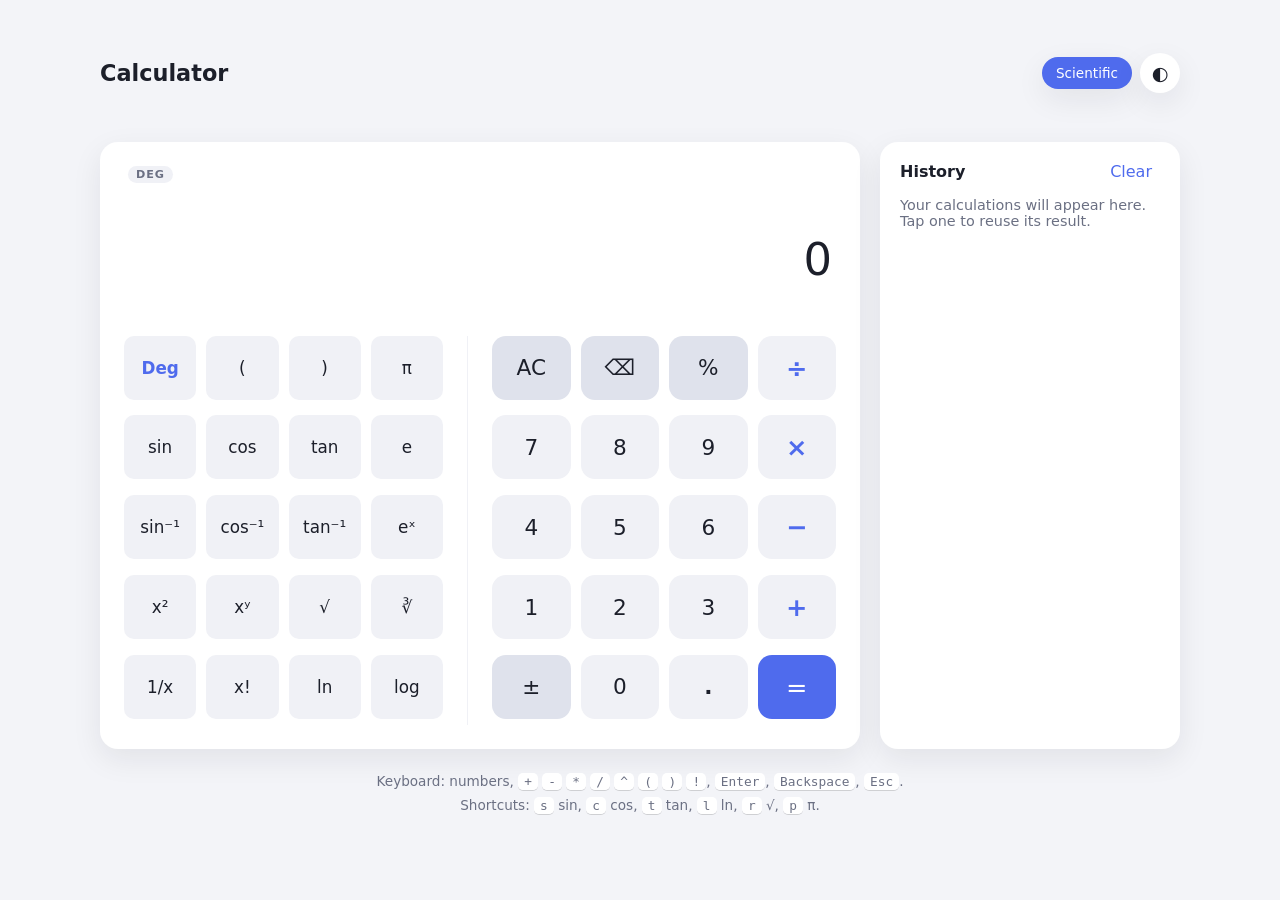
<file: index.html>
<!doctype html>
<html lang="en">
<head>
  <meta charset="utf-8">
  <meta name="viewport" content="width=device-width, initial-scale=1">
  <meta name="description" content="A simple, friendly scientific calculator that runs in your browser.">
  <title>Calculator</title>
  <meta name="theme-color" content="#4f6bed">
  <link rel="icon" href="favicon.svg" type="image/svg+xml">
  <link rel="icon" href="favicon.png" type="image/png" sizes="32x32">
  <link rel="apple-touch-icon" href="apple-touch-icon.png">
  <link rel="stylesheet" href="style.css">
</head>
<body>
  <main class="app">
    <header class="app-header">
      <h1>Calculator</h1>
      <div class="header-actions">
        <button id="sci-toggle" class="pill-btn" type="button" aria-pressed="true" title="Show or hide scientific functions">Scientific</button>
        <button id="theme-toggle" class="icon-btn" type="button" aria-label="Switch to dark theme" title="Toggle theme">◐</button>
      </div>
    </header>

    <section class="calculator" aria-label="Calculator">
      <div class="display" role="status" aria-live="polite">
        <span id="angle-mode" class="angle-mode">DEG</span>
        <div id="expression" class="expression">0</div>
        <div id="result" class="result"></div>
      </div>

      <div class="sci-keys" aria-label="Scientific functions">
        <button class="key sci" data-action="angle" title="Switch between degrees and radians">Deg</button>
        <button class="key sci" data-insert="(" aria-label="Open parenthesis">(</button>
        <button class="key sci" data-action="close" aria-label="Close parenthesis">)</button>
        <button class="key sci" data-insert="π" aria-label="Pi">π</button>
        <button class="key sci" data-insert="sin(" title="Sine">sin</button>
        <button class="key sci" data-insert="cos(" title="Cosine">cos</button>
        <button class="key sci" data-insert="tan(" title="Tangent">tan</button>
        <button class="key sci" data-insert="e" aria-label="Euler's number" title="Euler's number">e</button>
        <button class="key sci" data-insert="sin⁻¹(" aria-label="Inverse sine" title="Inverse sine">sin⁻¹</button>
        <button class="key sci" data-insert="cos⁻¹(" aria-label="Inverse cosine" title="Inverse cosine">cos⁻¹</button>
        <button class="key sci" data-insert="tan⁻¹(" aria-label="Inverse tangent" title="Inverse tangent">tan⁻¹</button>
        <button class="key sci" data-insert="e^(" aria-label="e to the power of" title="e to the power of x">eˣ</button>
        <button class="key sci" data-post="²" aria-label="Square" title="Square">x²</button>
        <button class="key sci" data-op="^" aria-label="Power" title="x to the power of y">xʸ</button>
        <button class="key sci" data-insert="√(" aria-label="Square root" title="Square root">√</button>
        <button class="key sci" data-insert="∛(" aria-label="Cube root" title="Cube root">∛</button>
        <button class="key sci" data-post="⁻¹" aria-label="Reciprocal" title="1 divided by x">1/x</button>
        <button class="key sci" data-post="!" aria-label="Factorial" title="Factorial">x!</button>
        <button class="key sci" data-insert="ln(" title="Natural logarithm">ln</button>
        <button class="key sci" data-insert="log(" title="Logarithm base 10">log</button>
      </div>

      <div class="keys">
        <button class="key fn" data-action="clear" aria-label="Clear all">AC</button>
        <button class="key fn" data-action="backspace" aria-label="Delete last">⌫</button>
        <button class="key fn" data-post="%" aria-label="Percent">%</button>
        <button class="key op" data-op="÷" aria-label="Divide">÷</button>

        <button class="key" data-digit="7">7</button>
        <button class="key" data-digit="8">8</button>
        <button class="key" data-digit="9">9</button>
        <button class="key op" data-op="×" aria-label="Multiply">×</button>

        <button class="key" data-digit="4">4</button>
        <button class="key" data-digit="5">5</button>
        <button class="key" data-digit="6">6</button>
        <button class="key op" data-op="−" aria-label="Subtract">−</button>

        <button class="key" data-digit="1">1</button>
        <button class="key" data-digit="2">2</button>
        <button class="key" data-digit="3">3</button>
        <button class="key op" data-op="+" aria-label="Add">+</button>

        <button class="key fn" data-action="negate" aria-label="Change sign">±</button>
        <button class="key" data-digit="0">0</button>
        <button class="key" data-action="decimal" aria-label="Decimal point">.</button>
        <button class="key equals" data-action="equals" aria-label="Equals">=</button>
      </div>
    </section>

    <section class="history" aria-labelledby="history-title">
      <div class="history-header">
        <h2 id="history-title">History</h2>
        <button id="clear-history" class="text-btn" type="button">Clear</button>
      </div>
      <ol id="history-list" class="history-list"></ol>
      <p id="history-empty" class="history-empty">Your calculations will appear here. Tap one to reuse its result.</p>
    </section>

    <p class="hint">
      Keyboard: numbers, <kbd>+</kbd> <kbd>-</kbd> <kbd>*</kbd> <kbd>/</kbd> <kbd>^</kbd> <kbd>(</kbd> <kbd>)</kbd> <kbd>!</kbd>,
      <kbd>Enter</kbd>, <kbd>Backspace</kbd>, <kbd>Esc</kbd>.<br>
      Shortcuts: <kbd>s</kbd> sin, <kbd>c</kbd> cos, <kbd>t</kbd> tan, <kbd>l</kbd> ln, <kbd>r</kbd> √, <kbd>p</kbd> π.
    </p>
  </main>

  <script src="script.js"></script>
</body>
</html>
</file>
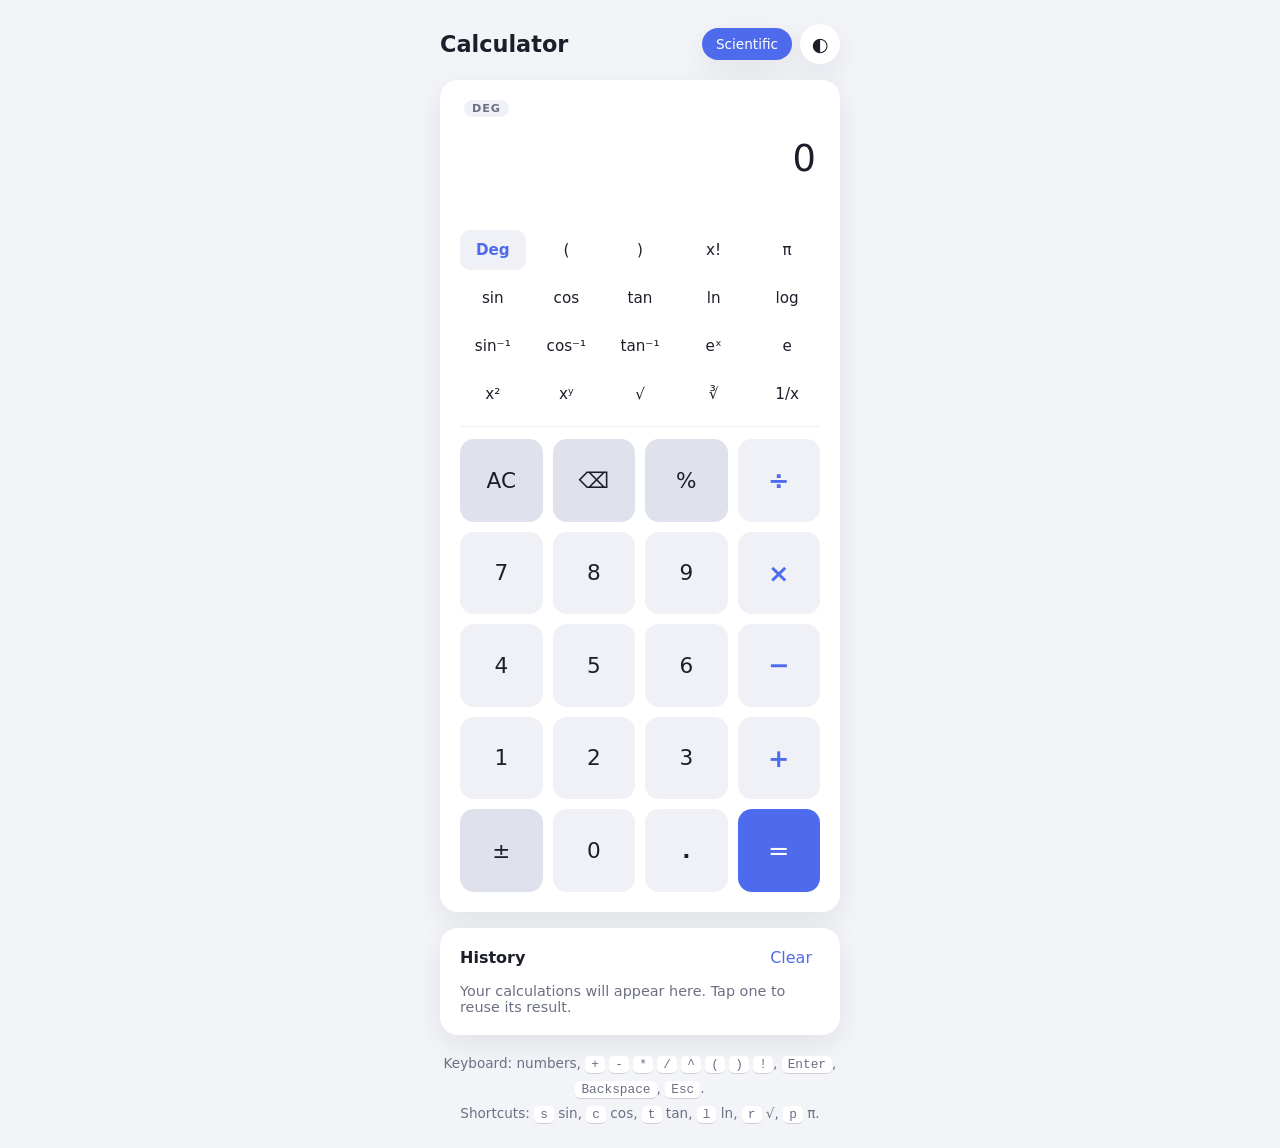
<file: docs/index.html>
<!doctype html>
<html lang="en">
<head>
  <meta charset="utf-8">
  <meta name="viewport" content="width=device-width, initial-scale=1">
  <meta name="description" content="A simple, friendly scientific calculator that runs in your browser.">
  <title>Calculator</title>
  <link rel="stylesheet" href="style.css">
</head>
<body>
  <main class="app">
    <header class="app-header">
      <h1>Calculator</h1>
      <div class="header-actions">
        <button id="sci-toggle" class="pill-btn" type="button" aria-pressed="true" title="Show or hide scientific functions">Scientific</button>
        <button id="theme-toggle" class="icon-btn" type="button" aria-label="Switch to dark theme" title="Toggle theme">◐</button>
      </div>
    </header>

    <section class="calculator" aria-label="Calculator">
      <div class="display" role="status" aria-live="polite">
        <span id="angle-mode" class="angle-mode">DEG</span>
        <div id="expression" class="expression">0</div>
        <div id="result" class="result"></div>
      </div>

      <div class="sci-keys" aria-label="Scientific functions">
        <button class="key sci" data-action="angle" title="Switch between degrees and radians">Deg</button>
        <button class="key sci" data-insert="(" aria-label="Open parenthesis">(</button>
        <button class="key sci" data-action="close" aria-label="Close parenthesis">)</button>
        <button class="key sci" data-post="!" aria-label="Factorial" title="Factorial">x!</button>
        <button class="key sci" data-insert="π" aria-label="Pi">π</button>

        <button class="key sci" data-insert="sin(" title="Sine">sin</button>
        <button class="key sci" data-insert="cos(" title="Cosine">cos</button>
        <button class="key sci" data-insert="tan(" title="Tangent">tan</button>
        <button class="key sci" data-insert="ln(" title="Natural logarithm">ln</button>
        <button class="key sci" data-insert="log(" title="Logarithm base 10">log</button>

        <button class="key sci" data-insert="sin⁻¹(" aria-label="Inverse sine" title="Inverse sine">sin⁻¹</button>
        <button class="key sci" data-insert="cos⁻¹(" aria-label="Inverse cosine" title="Inverse cosine">cos⁻¹</button>
        <button class="key sci" data-insert="tan⁻¹(" aria-label="Inverse tangent" title="Inverse tangent">tan⁻¹</button>
        <button class="key sci" data-insert="e^(" aria-label="e to the power of" title="e to the power of x">eˣ</button>
        <button class="key sci" data-insert="e" aria-label="Euler's number" title="Euler's number">e</button>

        <button class="key sci" data-post="²" aria-label="Square" title="Square">x²</button>
        <button class="key sci" data-op="^" aria-label="Power" title="x to the power of y">xʸ</button>
        <button class="key sci" data-insert="√(" aria-label="Square root" title="Square root">√</button>
        <button class="key sci" data-insert="∛(" aria-label="Cube root" title="Cube root">∛</button>
        <button class="key sci" data-post="⁻¹" aria-label="Reciprocal" title="1 divided by x">1/x</button>
      </div>

      <div class="keys">
        <button class="key fn" data-action="clear" aria-label="Clear all">AC</button>
        <button class="key fn" data-action="backspace" aria-label="Delete last">⌫</button>
        <button class="key fn" data-post="%" aria-label="Percent">%</button>
        <button class="key op" data-op="÷" aria-label="Divide">÷</button>

        <button class="key" data-digit="7">7</button>
        <button class="key" data-digit="8">8</button>
        <button class="key" data-digit="9">9</button>
        <button class="key op" data-op="×" aria-label="Multiply">×</button>

        <button class="key" data-digit="4">4</button>
        <button class="key" data-digit="5">5</button>
        <button class="key" data-digit="6">6</button>
        <button class="key op" data-op="−" aria-label="Subtract">−</button>

        <button class="key" data-digit="1">1</button>
        <button class="key" data-digit="2">2</button>
        <button class="key" data-digit="3">3</button>
        <button class="key op" data-op="+" aria-label="Add">+</button>

        <button class="key fn" data-action="negate" aria-label="Change sign">±</button>
        <button class="key" data-digit="0">0</button>
        <button class="key" data-action="decimal" aria-label="Decimal point">.</button>
        <button class="key equals" data-action="equals" aria-label="Equals">=</button>
      </div>
    </section>

    <section class="history" aria-labelledby="history-title">
      <div class="history-header">
        <h2 id="history-title">History</h2>
        <button id="clear-history" class="text-btn" type="button">Clear</button>
      </div>
      <ol id="history-list" class="history-list"></ol>
      <p id="history-empty" class="history-empty">Your calculations will appear here. Tap one to reuse its result.</p>
    </section>

    <p class="hint">
      Keyboard: numbers, <kbd>+</kbd> <kbd>-</kbd> <kbd>*</kbd> <kbd>/</kbd> <kbd>^</kbd> <kbd>(</kbd> <kbd>)</kbd> <kbd>!</kbd>,
      <kbd>Enter</kbd>, <kbd>Backspace</kbd>, <kbd>Esc</kbd>.<br>
      Shortcuts: <kbd>s</kbd> sin, <kbd>c</kbd> cos, <kbd>t</kbd> tan, <kbd>l</kbd> ln, <kbd>r</kbd> √, <kbd>p</kbd> π.
    </p>
  </main>

  <script src="script.js"></script>
</body>
</html>
</file>
<file: style.css>
:root {
  --bg: #f3f4f8;
  --surface: #ffffff;
  --text: #1c1f2a;
  --muted: #6b7083;
  --key: #f0f1f6;
  --key-hover: #e4e6ee;
  --fn: #dfe2ec;
  --accent: #4f6bed;
  --accent-hover: #3f59d6;
  --accent-text: #ffffff;
  --error: #d64545;
  --shadow: 0 10px 30px rgba(20, 24, 40, 0.08);
  --radius: 18px;
}

@media (prefers-color-scheme: dark) {
  :root:not([data-theme="light"]) {
    --bg: #12141b;
    --surface: #1c1f29;
    --text: #eef0f6;
    --muted: #9095a8;
    --key: #272b38;
    --key-hover: #313646;
    --fn: #353a4b;
    --accent: #6d86ff;
    --accent-hover: #8297ff;
    --error: #ff7a7a;
    --shadow: 0 10px 30px rgba(0, 0, 0, 0.35);
  }
}

:root[data-theme="dark"] {
  --bg: #12141b;
  --surface: #1c1f29;
  --text: #eef0f6;
  --muted: #9095a8;
  --key: #272b38;
  --key-hover: #313646;
  --fn: #353a4b;
  --accent: #6d86ff;
  --accent-hover: #8297ff;
  --error: #ff7a7a;
  --shadow: 0 10px 30px rgba(0, 0, 0, 0.35);
}

* { box-sizing: border-box; }

body {
  margin: 0;
  min-height: 100vh;
  background: var(--bg);
  color: var(--text);
  font-family: system-ui, -apple-system, "Segoe UI", Roboto, sans-serif;
  display: flex;
  justify-content: center;
  padding: 24px 16px;
}

.app {
  width: 100%;
  max-width: 400px;
  display: flex;
  flex-direction: column;
  gap: 16px;
}

.app-header {
  display: flex;
  align-items: center;
  justify-content: space-between;
}

h1 { font-size: 1.4rem; margin: 0; }
h2 { font-size: 1rem; margin: 0; }

.icon-btn, .text-btn {
  border: none;
  background: var(--surface);
  color: var(--text);
  cursor: pointer;
  font: inherit;
  border-radius: 999px;
}
.header-actions { display: flex; gap: 8px; align-items: center; }
.pill-btn {
  border: none;
  font: inherit;
  font-size: 0.85rem;
  padding: 8px 14px;
  border-radius: 999px;
  cursor: pointer;
  background: var(--surface);
  color: var(--muted);
  box-shadow: var(--shadow);
}
.pill-btn[aria-pressed="true"] { background: var(--accent); color: var(--accent-text); }
.icon-btn { width: 40px; height: 40px; font-size: 1.2rem; box-shadow: var(--shadow); }
.text-btn { background: transparent; color: var(--accent); padding: 4px 8px; }
.text-btn:hover { text-decoration: underline; }

.calculator {
  background: var(--surface);
  border-radius: var(--radius);
  box-shadow: var(--shadow);
  padding: 20px;
}

.display {
  position: relative;
  text-align: right;
  padding: 22px 4px 16px;
  min-height: 130px;
  display: flex;
  flex-direction: column;
  justify-content: flex-end;
  gap: 4px;
  font-variant-numeric: tabular-nums;
}
.angle-mode {
  position: absolute;
  top: 0;
  left: 4px;
  font-size: 0.7rem;
  font-weight: 700;
  letter-spacing: 0.08em;
  color: var(--muted);
  background: var(--key);
  padding: 2px 8px;
  border-radius: 999px;
}
/* While typing: expression is big, live preview is small. */
.expression {
  font-size: 2.3rem;
  font-weight: 500;
  line-height: 1.2;
  word-break: break-all;
}
.expression.long { font-size: 1.6rem; }
.result {
  color: var(--muted);
  font-size: 1.2rem;
  min-height: 1.5em;
  word-break: break-all;
}
/* After "=": expression shrinks, answer becomes the hero. */
.display.done .expression { font-size: 1rem; color: var(--muted); font-weight: 400; }
.display.done .result { color: var(--text); font-size: 2.6rem; font-weight: 600; line-height: 1.15; }
.display.done .result.long { font-size: 1.8rem; }
.display.has-error .result { color: var(--error); font-size: 1rem; }

.keys {
  display: grid;
  grid-template-columns: repeat(4, 1fr);
  gap: 10px;
}

.key {
  aspect-ratio: 1 / 1;
  border: none;
  border-radius: 14px;
  background: var(--key);
  color: var(--text);
  font: inherit;
  font-size: 1.35rem;
  cursor: pointer;
  transition: background 0.12s, transform 0.06s;
  -webkit-tap-highlight-color: transparent;
}
.key:hover { background: var(--key-hover); }
.key:active, .key.pressed { transform: scale(0.95); }
.key.fn { background: var(--fn); }
.key[data-action="decimal"] { font-weight: 700; }

.sci-keys {
  display: grid;
  grid-template-columns: repeat(4, 1fr);
  gap: 8px;
  margin-bottom: 12px;
  padding-bottom: 12px;
  border-bottom: 1px solid var(--key);
}
.sci-keys[hidden] { display: none; }
.key.sci {
  aspect-ratio: auto;
  height: 40px;
  border-radius: 10px;
  font-size: 0.95rem;
  background: transparent;
  color: var(--text);
}
.key.sci:hover { background: var(--key); }
.key.sci[data-action="angle"] { color: var(--accent); font-weight: 600; background: var(--key); }
.key.op { color: var(--accent); font-size: 1.6rem; font-weight: 600; }
.key.op.active { background: var(--accent); color: var(--accent-text); }
.key.equals { background: var(--accent); color: var(--accent-text); font-size: 1.6rem; }
.key.equals:hover { background: var(--accent-hover); }

button:focus-visible {
  outline: 3px solid var(--accent);
  outline-offset: 2px;
}

.history {
  background: var(--surface);
  border-radius: var(--radius);
  box-shadow: var(--shadow);
  padding: 16px 20px;
}
.history-header {
  display: flex;
  justify-content: space-between;
  align-items: center;
  margin-bottom: 8px;
}
.history-list {
  list-style: none;
  margin: 0;
  padding: 0;
  max-height: 220px;
  overflow-y: auto;
}
.history-list button {
  width: 100%;
  text-align: right;
  border: none;
  background: transparent;
  color: var(--text);
  font: inherit;
  padding: 8px 6px;
  border-radius: 8px;
  cursor: pointer;
}
.history-list button:hover { background: var(--key); }
.history-list .h-expr { display: block; color: var(--muted); font-size: 0.85rem; }
.history-list .h-res { font-weight: 600; font-size: 1.1rem; }
.history-empty { color: var(--muted); font-size: 0.9rem; margin: 4px 0; }

.hint { color: var(--muted); font-size: 0.85rem; text-align: center; margin: 0; line-height: 1.8; }
kbd {
  background: var(--surface);
  border-radius: 5px;
  padding: 1px 6px;
  font-size: 0.8rem;
  box-shadow: 0 1px 0 rgba(0, 0, 0, 0.15);
}

/* ---------- Wide screens: horizontal layout ---------- */
@media (min-width: 760px) {
  .app {
    max-width: 1080px;
    display: grid;
    grid-template-columns: minmax(0, 1fr) 300px;
    grid-template-areas:
      "header  header"
      "calc    history"
      "hint    hint";
    gap: 20px;
    align-items: stretch;
  }
  .app-header { grid-area: header; }
  .hint { grid-area: hint; }

  .calculator {
    grid-area: calc;
    display: grid;
    grid-template-columns: minmax(0, 1fr) minmax(0, 1fr);
    grid-template-areas:
      "display display"
      "sci     keys";
    column-gap: 24px;
    padding: 24px;
  }
  .calculator:has(.sci-keys[hidden]) {
    grid-template-columns: minmax(0, 1fr);
    grid-template-areas: "display" "keys";
  }
  /* Basic mode: shrink the whole layout so there's no empty gap. */
  .app:has(.sci-keys[hidden]) { max-width: 780px; }
  .display { grid-area: display; min-height: 140px; }
  .expression { font-size: 2.8rem; }
  .expression.long { font-size: 2rem; }
  .display.done .result { font-size: 3.2rem; }

  .sci-keys {
    grid-area: sci;
    grid-template-rows: repeat(5, 1fr);
    gap: 10px;
    margin: 0;
    padding: 0 24px 0 0;
    border-bottom: none;
    border-right: 1px solid var(--key);
  }
  .keys { grid-area: keys; grid-template-rows: repeat(5, 1fr); }
  .key { aspect-ratio: auto; height: 64px; }
  .key.sci { height: 64px; font-size: 1.05rem; background: var(--key); }
  .key.sci:hover { background: var(--key-hover); }

  /* contain: size lets the calculator set the row height; history scrolls inside it. */
  .history { grid-area: history; display: flex; flex-direction: column; contain: size; }
  .history-list { max-height: none; flex: 1; min-height: 0; }
  .history-list:empty { flex: 0; }
}
</file>
<file: docs/style.css>
:root {
  --bg: #f3f4f8;
  --surface: #ffffff;
  --text: #1c1f2a;
  --muted: #6b7083;
  --key: #f0f1f6;
  --key-hover: #e4e6ee;
  --fn: #dfe2ec;
  --accent: #4f6bed;
  --accent-hover: #3f59d6;
  --accent-text: #ffffff;
  --error: #d64545;
  --shadow: 0 10px 30px rgba(20, 24, 40, 0.08);
  --radius: 18px;
}

@media (prefers-color-scheme: dark) {
  :root:not([data-theme="light"]) {
    --bg: #12141b;
    --surface: #1c1f29;
    --text: #eef0f6;
    --muted: #9095a8;
    --key: #272b38;
    --key-hover: #313646;
    --fn: #353a4b;
    --accent: #6d86ff;
    --accent-hover: #8297ff;
    --error: #ff7a7a;
    --shadow: 0 10px 30px rgba(0, 0, 0, 0.35);
  }
}

:root[data-theme="dark"] {
  --bg: #12141b;
  --surface: #1c1f29;
  --text: #eef0f6;
  --muted: #9095a8;
  --key: #272b38;
  --key-hover: #313646;
  --fn: #353a4b;
  --accent: #6d86ff;
  --accent-hover: #8297ff;
  --error: #ff7a7a;
  --shadow: 0 10px 30px rgba(0, 0, 0, 0.35);
}

* { box-sizing: border-box; }

body {
  margin: 0;
  min-height: 100vh;
  background: var(--bg);
  color: var(--text);
  font-family: system-ui, -apple-system, "Segoe UI", Roboto, sans-serif;
  display: flex;
  justify-content: center;
  padding: 24px 16px;
}

.app {
  width: 100%;
  max-width: 400px;
  display: flex;
  flex-direction: column;
  gap: 16px;
}

.app-header {
  display: flex;
  align-items: center;
  justify-content: space-between;
}

h1 { font-size: 1.4rem; margin: 0; }
h2 { font-size: 1rem; margin: 0; }

.icon-btn, .text-btn {
  border: none;
  background: var(--surface);
  color: var(--text);
  cursor: pointer;
  font: inherit;
  border-radius: 999px;
}
.header-actions { display: flex; gap: 8px; align-items: center; }
.pill-btn {
  border: none;
  font: inherit;
  font-size: 0.85rem;
  padding: 8px 14px;
  border-radius: 999px;
  cursor: pointer;
  background: var(--surface);
  color: var(--muted);
  box-shadow: var(--shadow);
}
.pill-btn[aria-pressed="true"] { background: var(--accent); color: var(--accent-text); }
.icon-btn { width: 40px; height: 40px; font-size: 1.2rem; box-shadow: var(--shadow); }
.text-btn { background: transparent; color: var(--accent); padding: 4px 8px; }
.text-btn:hover { text-decoration: underline; }

.calculator {
  background: var(--surface);
  border-radius: var(--radius);
  box-shadow: var(--shadow);
  padding: 20px;
}

.display {
  position: relative;
  text-align: right;
  padding: 22px 4px 16px;
  min-height: 130px;
  display: flex;
  flex-direction: column;
  justify-content: flex-end;
  gap: 4px;
  font-variant-numeric: tabular-nums;
}
.angle-mode {
  position: absolute;
  top: 0;
  left: 4px;
  font-size: 0.7rem;
  font-weight: 700;
  letter-spacing: 0.08em;
  color: var(--muted);
  background: var(--key);
  padding: 2px 8px;
  border-radius: 999px;
}
/* While typing: expression is big, live preview is small. */
.expression {
  font-size: 2.3rem;
  font-weight: 500;
  line-height: 1.2;
  word-break: break-all;
}
.expression.long { font-size: 1.6rem; }
.result {
  color: var(--muted);
  font-size: 1.2rem;
  min-height: 1.5em;
  word-break: break-all;
}
/* After "=": expression shrinks, answer becomes the hero. */
.display.done .expression { font-size: 1rem; color: var(--muted); font-weight: 400; }
.display.done .result { color: var(--text); font-size: 2.6rem; font-weight: 600; line-height: 1.15; }
.display.done .result.long { font-size: 1.8rem; }
.display.has-error .result { color: var(--error); font-size: 1rem; }

.keys {
  display: grid;
  grid-template-columns: repeat(4, 1fr);
  gap: 10px;
}

.key {
  aspect-ratio: 1 / 1;
  border: none;
  border-radius: 14px;
  background: var(--key);
  color: var(--text);
  font: inherit;
  font-size: 1.35rem;
  cursor: pointer;
  transition: background 0.12s, transform 0.06s;
  -webkit-tap-highlight-color: transparent;
}
.key:hover { background: var(--key-hover); }
.key:active, .key.pressed { transform: scale(0.95); }
.key.fn { background: var(--fn); }
.key[data-action="decimal"] { font-weight: 700; }

.sci-keys {
  display: grid;
  grid-template-columns: repeat(5, 1fr);
  gap: 8px;
  margin-bottom: 12px;
  padding-bottom: 12px;
  border-bottom: 1px solid var(--key);
}
.sci-keys[hidden] { display: none; }
.key.sci {
  aspect-ratio: auto;
  height: 40px;
  border-radius: 10px;
  font-size: 0.95rem;
  background: transparent;
  color: var(--text);
}
.key.sci:hover { background: var(--key); }
.key.sci[data-action="angle"] { color: var(--accent); font-weight: 600; background: var(--key); }
.key.op { color: var(--accent); font-size: 1.6rem; font-weight: 600; }
.key.op.active { background: var(--accent); color: var(--accent-text); }
.key.equals { background: var(--accent); color: var(--accent-text); font-size: 1.6rem; }
.key.equals:hover { background: var(--accent-hover); }

button:focus-visible {
  outline: 3px solid var(--accent);
  outline-offset: 2px;
}

.history {
  background: var(--surface);
  border-radius: var(--radius);
  box-shadow: var(--shadow);
  padding: 16px 20px;
}
.history-header {
  display: flex;
  justify-content: space-between;
  align-items: center;
  margin-bottom: 8px;
}
.history-list {
  list-style: none;
  margin: 0;
  padding: 0;
  max-height: 220px;
  overflow-y: auto;
}
.history-list button {
  width: 100%;
  text-align: right;
  border: none;
  background: transparent;
  color: var(--text);
  font: inherit;
  padding: 8px 6px;
  border-radius: 8px;
  cursor: pointer;
}
.history-list button:hover { background: var(--key); }
.history-list .h-expr { display: block; color: var(--muted); font-size: 0.85rem; }
.history-list .h-res { font-weight: 600; font-size: 1.1rem; }
.history-empty { color: var(--muted); font-size: 0.9rem; margin: 4px 0; }

.hint { color: var(--muted); font-size: 0.85rem; text-align: center; margin: 0; line-height: 1.8; }
kbd {
  background: var(--surface);
  border-radius: 5px;
  padding: 1px 6px;
  font-size: 0.8rem;
  box-shadow: 0 1px 0 rgba(0, 0, 0, 0.15);
}
</file>
